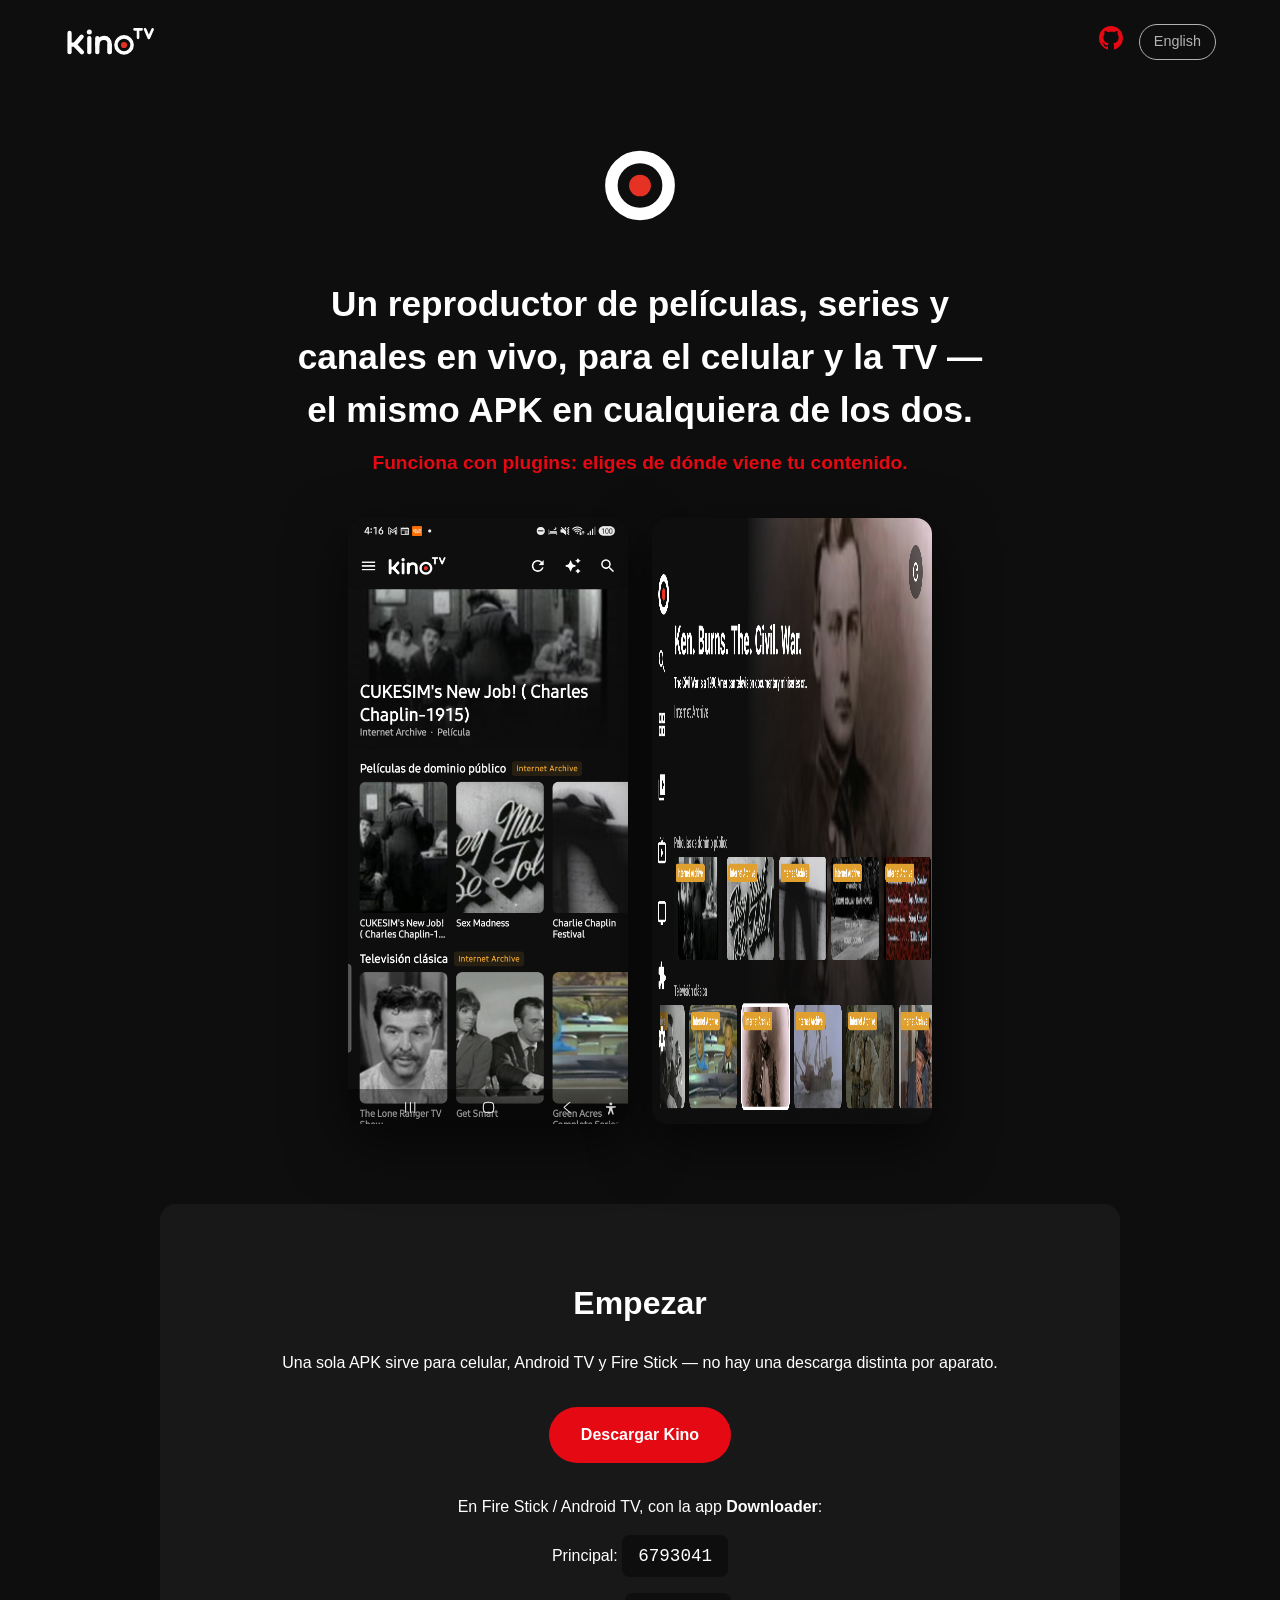
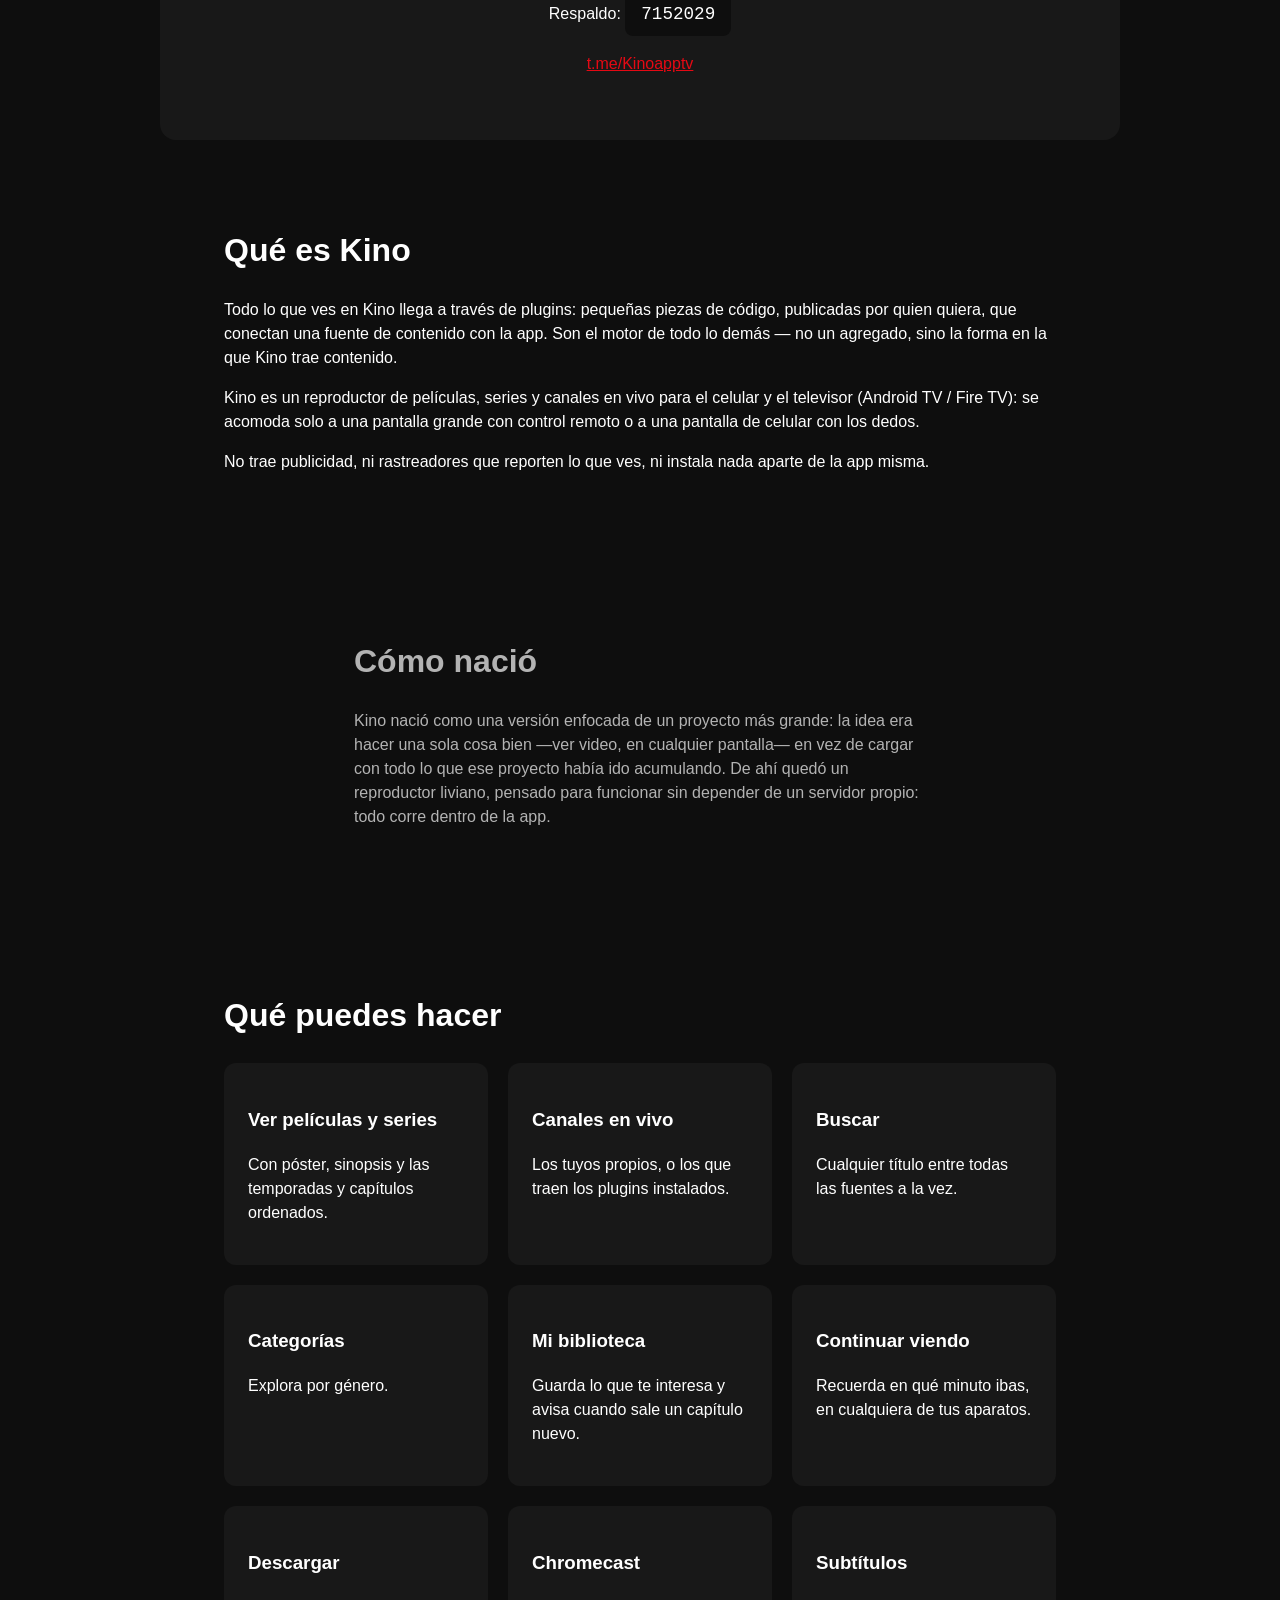
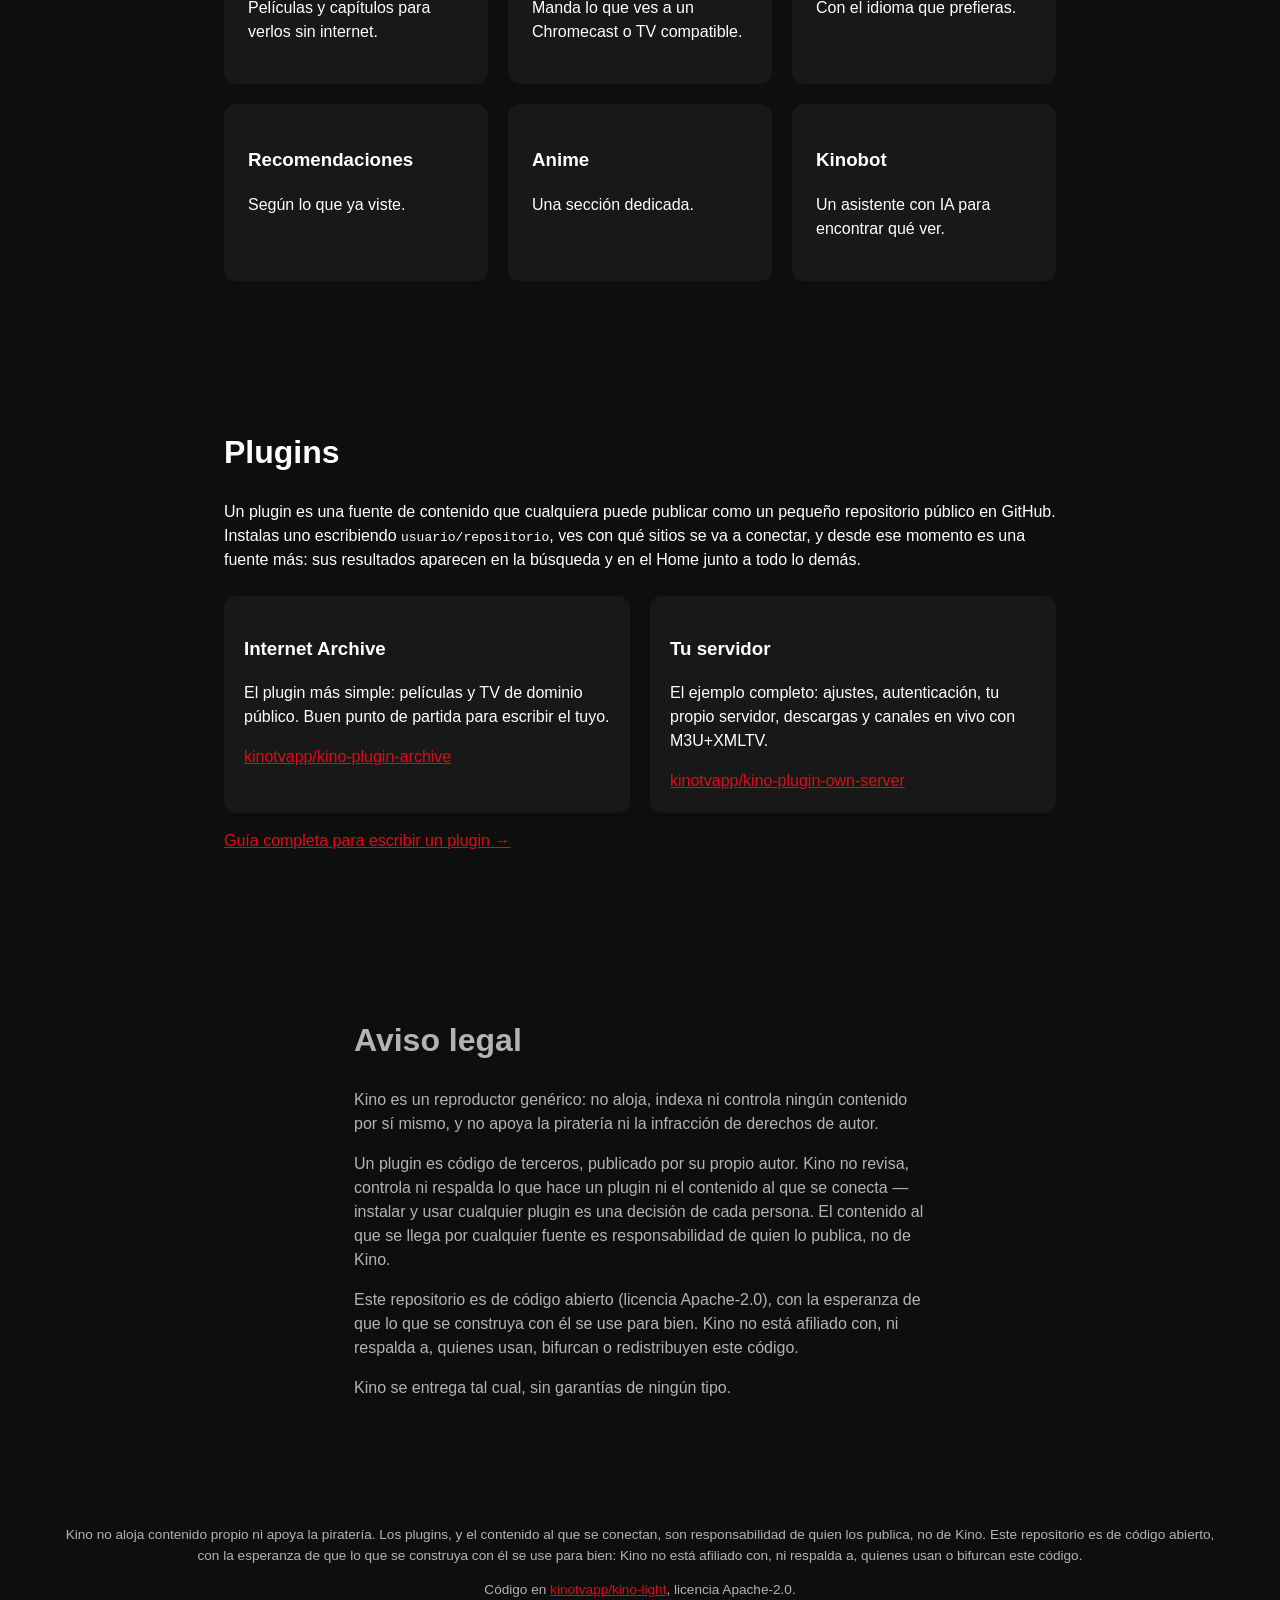
<file: index.html>
<!doctype html>
<html lang="es">
<head>
  <meta charset="utf-8">
  <meta name="viewport" content="width=device-width, initial-scale=1">
  <title>Kino — reproductor de películas, series y canales en vivo</title>
  <meta name="description" content="Kino: un reproductor de películas, series y canales en vivo para celular y TV, con plugins que cualquiera puede publicar.">
  <link rel="icon" href="/favicon.ico" sizes="32x32">
  <link rel="icon" href="assets/favicon-16.png" sizes="16x16" type="image/png">
  <link rel="icon" href="assets/favicon-32.png" sizes="32x32" type="image/png">
  <link rel="icon" href="assets/kino-tv-logo.svg" type="image/svg+xml">
  <link rel="apple-touch-icon" href="/apple-touch-icon.png">
  <meta property="og:type" content="website">
  <meta property="og:url" content="https://kinotvapp.github.io/">
  <meta property="og:title" content="Kino — reproductor de películas, series y canales en vivo">
  <meta property="og:description" content="Kino: un reproductor de películas, series y canales en vivo para celular y TV, con plugins que cualquiera puede publicar.">
  <meta property="og:image" content="https://kinotvapp.github.io/assets/og-image.png">
  <meta property="og:image:width" content="1200">
  <meta property="og:image:height" content="630">
  <meta property="og:locale" content="es_ES">
  <meta name="twitter:card" content="summary_large_image">
  <meta name="twitter:title" content="Kino — reproductor de películas, series y canales en vivo">
  <meta name="twitter:description" content="Kino: un reproductor de películas, series y canales en vivo para celular y TV, con plugins que cualquiera puede publicar.">
  <meta name="twitter:image" content="https://kinotvapp.github.io/assets/og-image.png">
  <link rel="stylesheet" href="styles.css">
</head>
<body>
  <header class="header">
    <img src="assets/kino-tv-logo.svg" alt="Kino">
    <div class="header-links">
      <a class="github-link" href="https://github.com/kinotvapp/kino-light" aria-label="Ver el código en GitHub">
        <svg viewBox="0 0 16 16" aria-hidden="true"><path fill="currentColor" d="M8 0c4.42 0 8 3.58 8 8a8.013 8.013 0 0 1-5.45 7.59c-.4.08-.55-.17-.55-.38 0-.27.01-1.13.01-2.2 0-.75-.25-1.23-.54-1.48 1.78-.2 3.65-.88 3.65-3.95 0-.88-.31-1.59-.82-2.15.08-.2.36-1.02-.08-2.12 0 0-.67-.22-2.2.82-.64-.18-1.32-.27-2-.27-.68 0-1.36.09-2 .27-1.53-1.03-2.2-.82-2.2-.82-.44 1.1-.16 1.92-.08 2.12-.51.56-.82 1.28-.82 2.15 0 3.06 1.86 3.75 3.64 3.95-.23.2-.44.55-.51 1.07-.46.21-1.61.55-2.33-.66-.15-.24-.6-.83-1.23-.82-.67.01-.27.38.01.53.34.19.73.9.82 1.13.16.45.68 1.31 2.69.94 0 .67.01 1.3.01 1.49 0 .21-.15.45-.55.38A7.995 7.995 0 0 1 0 8c0-4.42 3.58-8 8-8Z"></path></svg>
      </a>
      <a class="lang-switch" href="/en/">English</a>
    </div>
  </header>

  <section class="hero">
    <img class="hero-logo" src="assets/kino-tv-banner.svg" alt="Kino">
    <h1 class="hero-tagline">Un reproductor de películas, series y canales en vivo, para el celular y la TV — el mismo APK en cualquiera de los dos.</h1>
    <p class="hero-subtitle">Funciona con plugins: eliges de dónde viene tu contenido.</p>
    <div class="hero-shots">
      <img src="assets/screenshot-phone-home.png" alt="Home de Kino en el celular" loading="lazy">
      <img src="assets/screenshot-tv-home.png" alt="Home de Kino en la TV" loading="lazy">
    </div>
  </section>

  <section class="section cta">
    <h2 class="section-title">Empezar</h2>
    <p>Una sola APK sirve para celular, Android TV y Fire Stick — no hay una descarga distinta por aparato.</p>
    <a class="cta-download" href="https://archive.org/download/kino-app/kino.apk">Descargar Kino</a>
    <p>En Fire Stick / Android TV, con la app <strong>Downloader</strong>:</p>
    <p>Principal: <span class="cta-downloader-code">6793041</span></p>
    <p>Respaldo: <span class="cta-downloader-code">7152029</span></p>
    <p><a href="https://t.me/Kinoapptv">t.me/Kinoapptv</a></p>
  </section>

  <section class="section">
    <h2 class="section-title">Qué es Kino</h2>
    <p>Todo lo que ves en Kino llega a través de plugins: pequeñas piezas de código, publicadas por
    quien quiera, que conectan una fuente de contenido con la app. Son el motor de todo lo demás —
    no un agregado, sino la forma en la que Kino trae contenido.</p>
    <p>Kino es un reproductor de películas, series y canales en vivo para el celular y el televisor (Android TV / Fire TV): se acomoda solo a una pantalla grande con control remoto o a una pantalla de celular con los dedos.</p>
    <p>No trae publicidad, ni rastreadores que reporten lo que ves, ni instala nada aparte de la app misma.</p>
  </section>

  <section class="section origin">
    <h2 class="section-title">Cómo nació</h2>
    <p>Kino nació como una versión enfocada de un proyecto más grande: la idea era hacer una sola cosa
    bien —ver video, en cualquier pantalla— en vez de cargar con todo lo que ese proyecto había ido
    acumulando. De ahí quedó un reproductor liviano, pensado para funcionar sin depender de un
    servidor propio: todo corre dentro de la app.</p>
  </section>

  <section class="section">
    <h2 class="section-title">Qué puedes hacer</h2>
    <div class="feature-grid">
      <div class="feature-card"><h3>Ver películas y series</h3><p>Con póster, sinopsis y las temporadas y capítulos ordenados.</p></div>
      <div class="feature-card"><h3>Canales en vivo</h3><p>Los tuyos propios, o los que traen los plugins instalados.</p></div>
      <div class="feature-card"><h3>Buscar</h3><p>Cualquier título entre todas las fuentes a la vez.</p></div>
      <div class="feature-card"><h3>Categorías</h3><p>Explora por género.</p></div>
      <div class="feature-card"><h3>Mi biblioteca</h3><p>Guarda lo que te interesa y avisa cuando sale un capítulo nuevo.</p></div>
      <div class="feature-card"><h3>Continuar viendo</h3><p>Recuerda en qué minuto ibas, en cualquiera de tus aparatos.</p></div>
      <div class="feature-card"><h3>Descargar</h3><p>Películas y capítulos para verlos sin internet.</p></div>
      <div class="feature-card"><h3>Chromecast</h3><p>Manda lo que ves a un Chromecast o TV compatible.</p></div>
      <div class="feature-card"><h3>Subtítulos</h3><p>Con el idioma que prefieras.</p></div>
      <div class="feature-card"><h3>Recomendaciones</h3><p>Según lo que ya viste.</p></div>
      <div class="feature-card"><h3>Anime</h3><p>Una sección dedicada.</p></div>
      <div class="feature-card"><h3>Kinobot</h3><p>Un asistente con IA para encontrar qué ver.</p></div>
    </div>
  </section>

  <section class="section">
    <h2 class="section-title">Plugins</h2>
    <p>Un plugin es una fuente de contenido que cualquiera puede publicar como un pequeño repositorio
    público en GitHub. Instalas uno escribiendo <code>usuario/repositorio</code>, ves con qué sitios
    se va a conectar, y desde ese momento es una fuente más: sus resultados aparecen en la búsqueda y
    en el Home junto a todo lo demás.</p>
    <div class="plugins-examples">
      <div class="plugin-example-card">
        <h3>Internet Archive</h3>
        <p>El plugin más simple: películas y TV de dominio público. Buen punto de partida para escribir el tuyo.</p>
        <a href="https://github.com/kinotvapp/kino-plugin-archive">kinotvapp/kino-plugin-archive</a>
      </div>
      <div class="plugin-example-card">
        <h3>Tu servidor</h3>
        <p>El ejemplo completo: ajustes, autenticación, tu propio servidor, descargas y canales en vivo con M3U+XMLTV.</p>
        <a href="https://github.com/kinotvapp/kino-plugin-own-server">kinotvapp/kino-plugin-own-server</a>
      </div>
    </div>
    <p><a href="https://kinotvapp.github.io/kino-plugins/">Guía completa para escribir un plugin →</a></p>
  </section>

  <section class="section legal">
    <h2 class="section-title">Aviso legal</h2>
    <p>Kino es un reproductor genérico: no aloja, indexa ni controla ningún contenido por sí mismo, y
    no apoya la piratería ni la infracción de derechos de autor.</p>
    <p>Un plugin es código de terceros, publicado por su propio autor. Kino no revisa, controla ni
    respalda lo que hace un plugin ni el contenido al que se conecta — instalar y usar cualquier
    plugin es una decisión de cada persona. El contenido al que se llega por cualquier fuente es
    responsabilidad de quien lo publica, no de Kino.</p>
    <p>Este repositorio es de código abierto (licencia Apache-2.0), con la esperanza de que lo que se
    construya con él se use para bien. Kino no está afiliado con, ni respalda a, quienes usan,
    bifurcan o redistribuyen este código.</p>
    <p>Kino se entrega tal cual, sin garantías de ningún tipo.</p>
  </section>

  <footer class="footer">
    <p>Kino no aloja contenido propio ni apoya la piratería. Los plugins, y el contenido al que se
    conectan, son responsabilidad de quien los publica, no de Kino. Este repositorio es de código
    abierto, con la esperanza de que lo que se construya con él se use para bien: Kino no está
    afiliado con, ni respalda a, quienes usan o bifurcan este código.</p>
    <p>Código en <a href="https://github.com/kinotvapp/kino-light">kinotvapp/kino-light</a>, licencia Apache-2.0.</p>
  </footer>
</body>
</html>
</file>
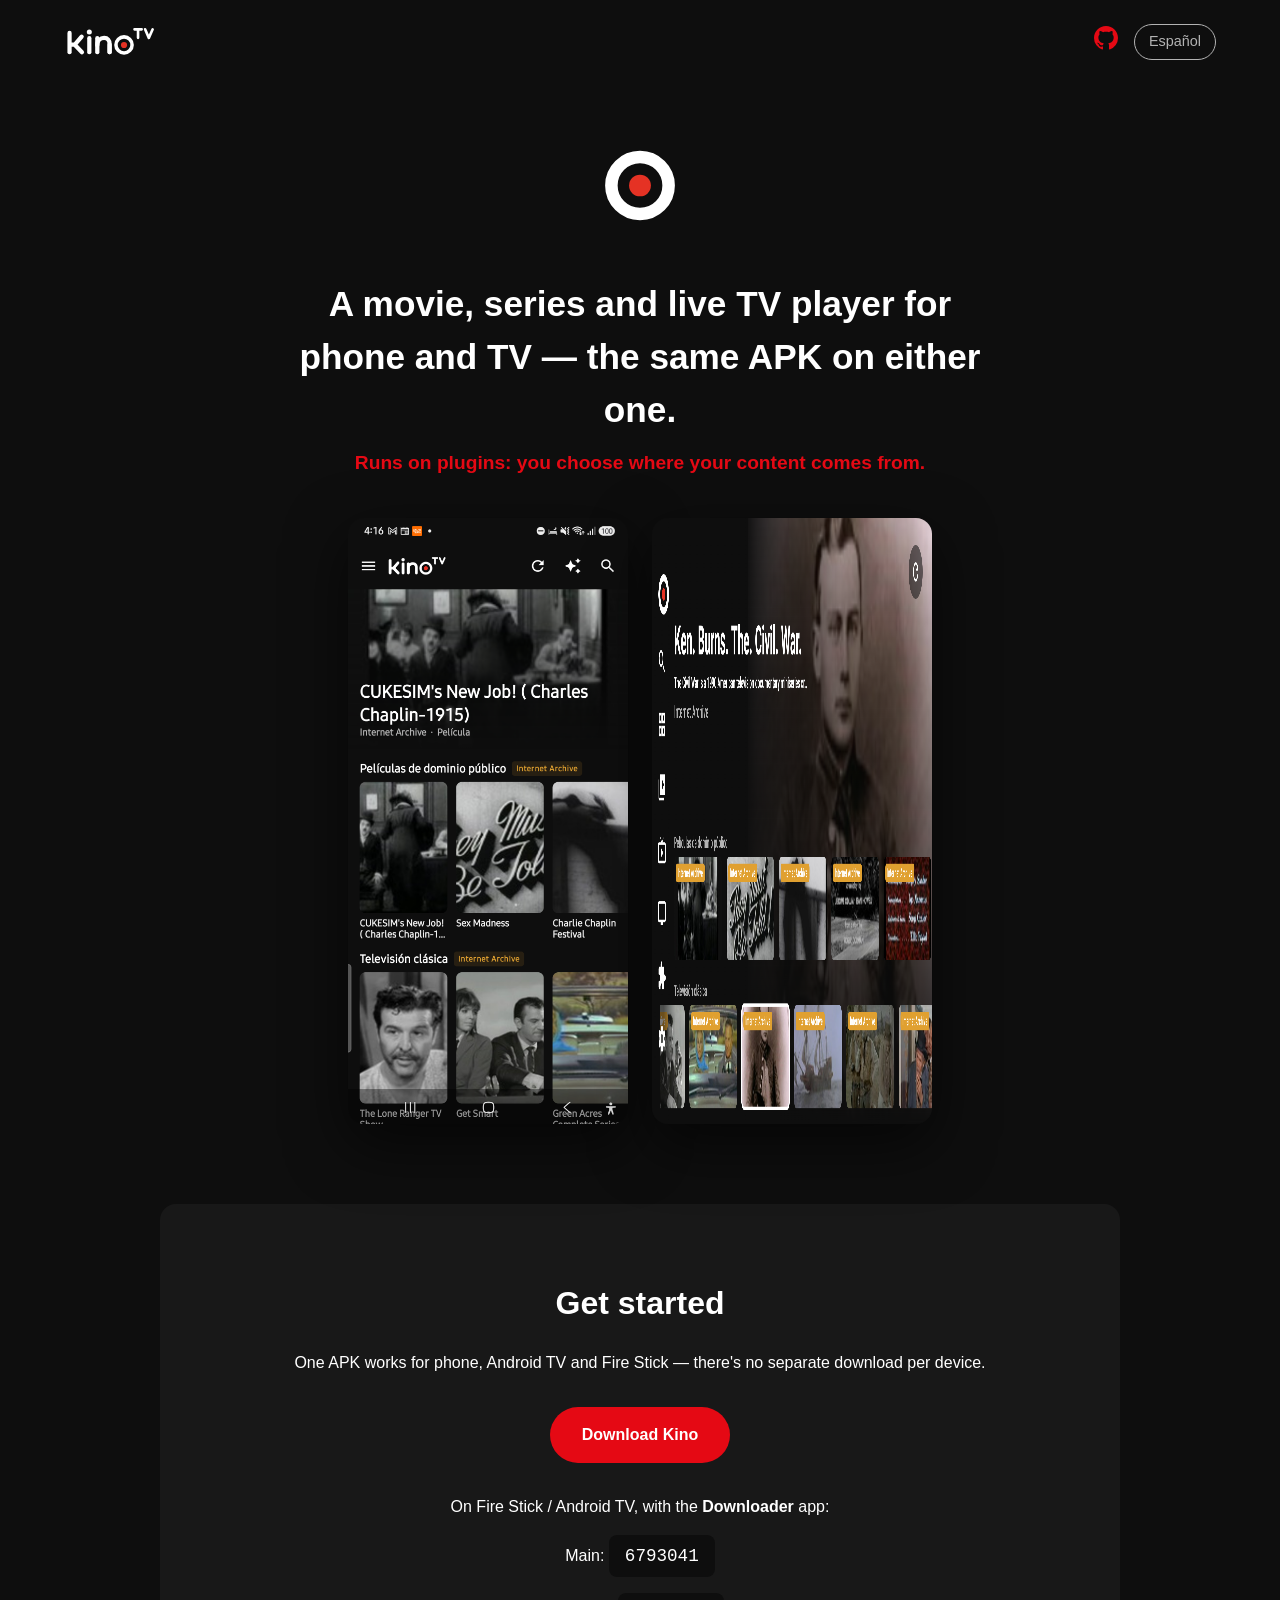
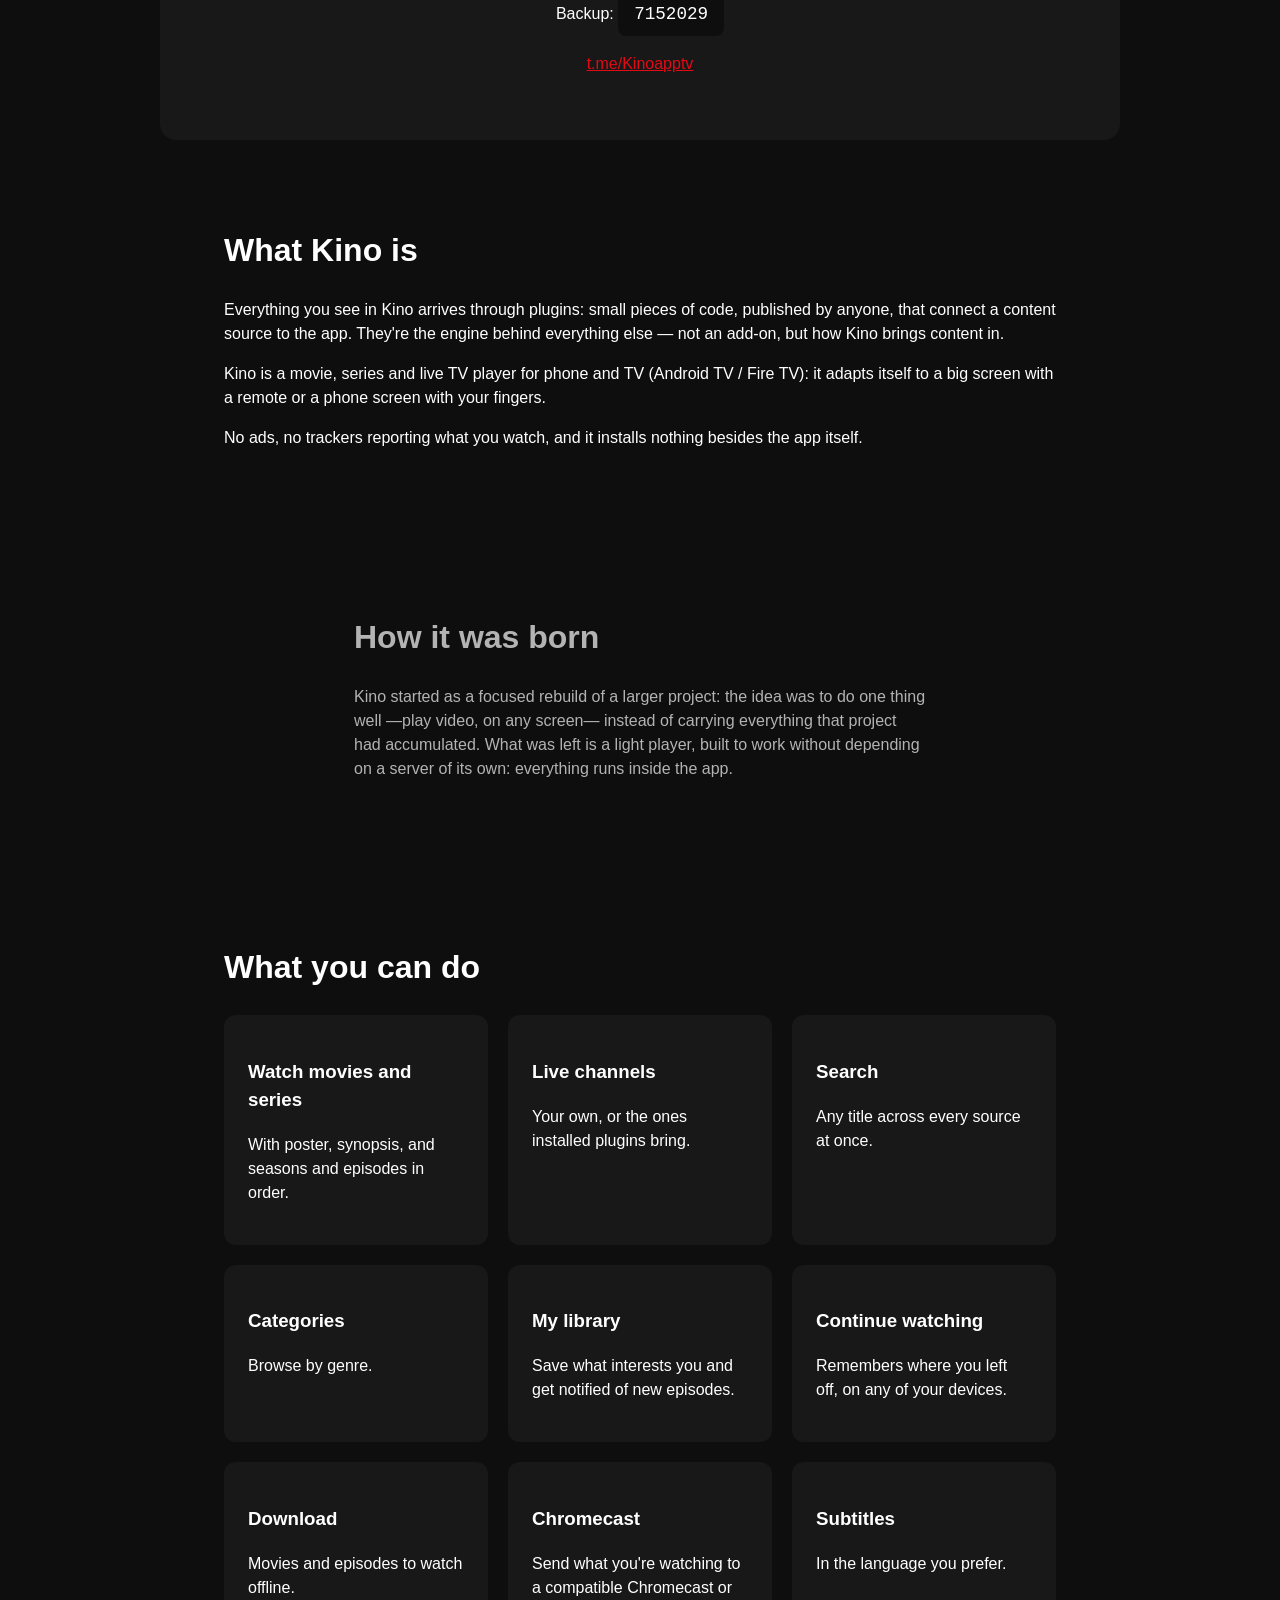
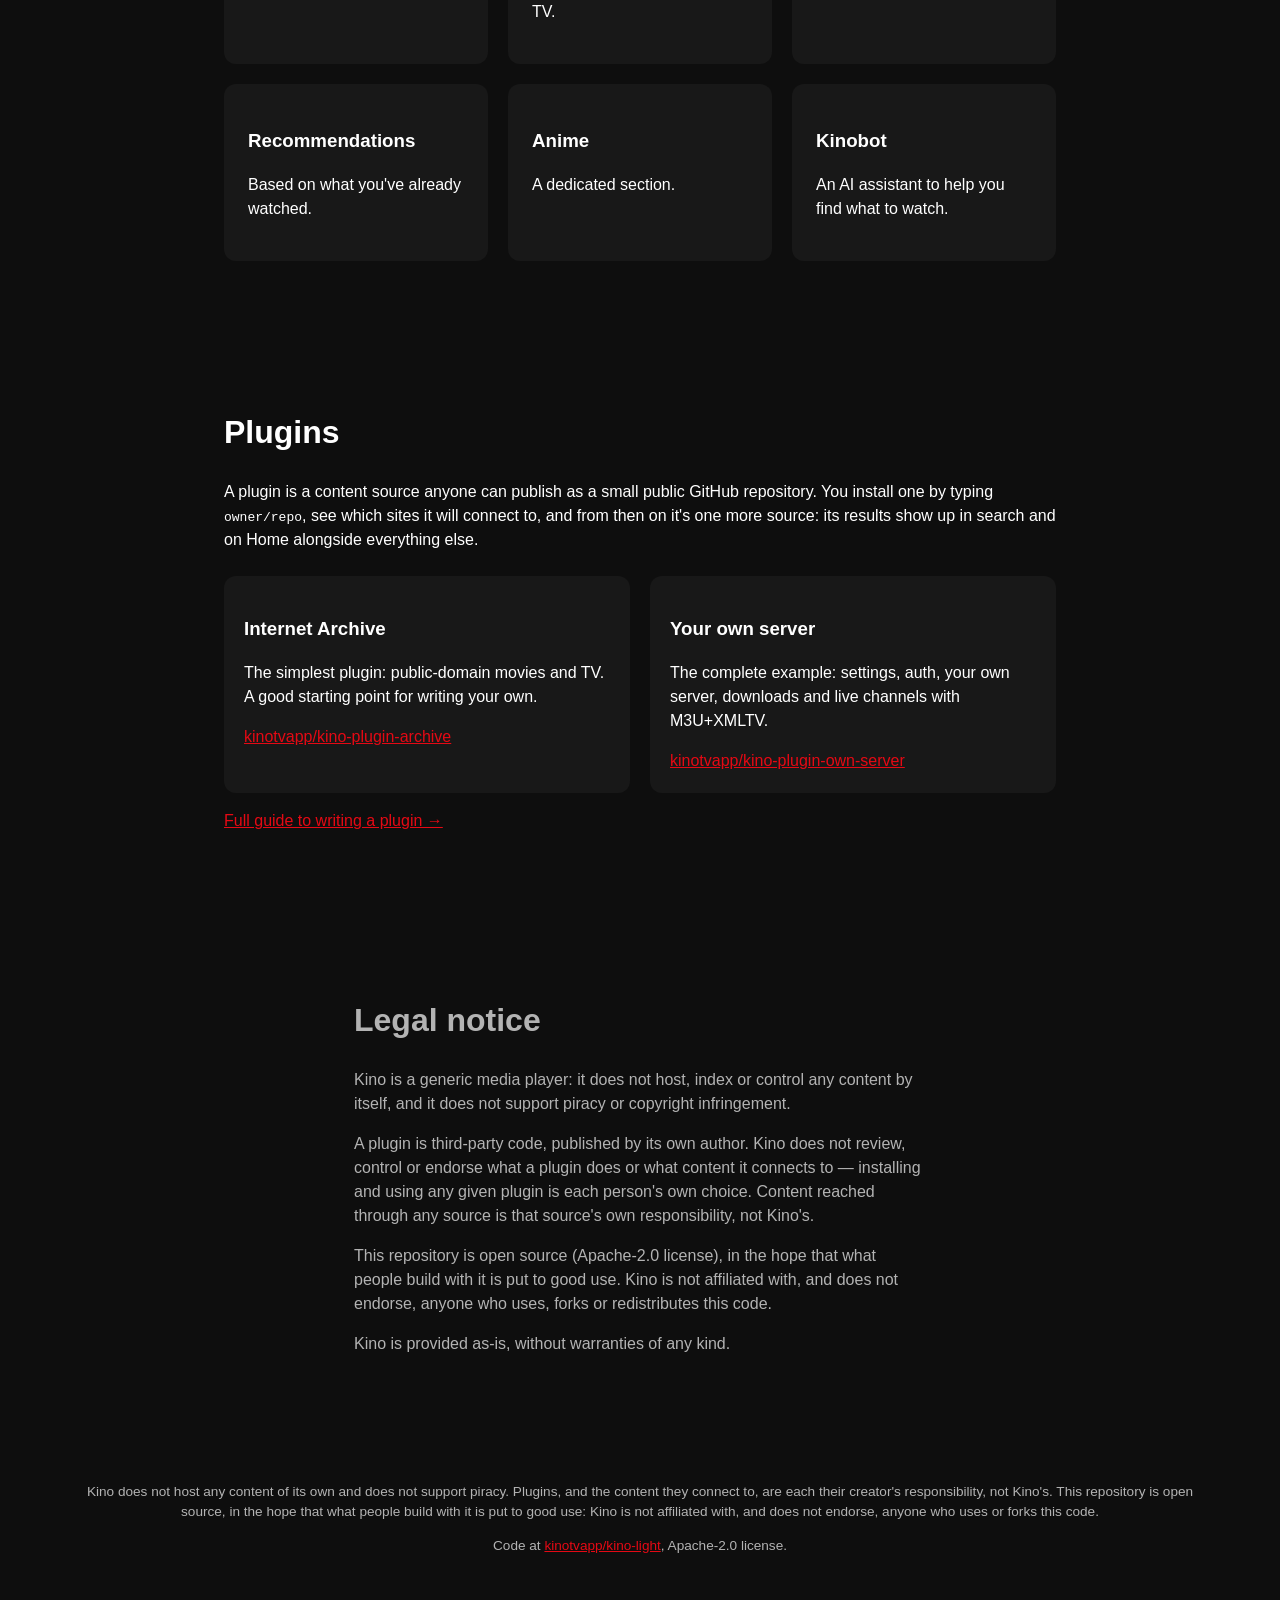
<file: en/index.html>
<!doctype html>
<html lang="en">
<head>
  <meta charset="utf-8">
  <meta name="viewport" content="width=device-width, initial-scale=1">
  <title>Kino — a movie, series and live TV player</title>
  <meta name="description" content="Kino: a movie, series and live TV player for phone and TV, with plugins anyone can publish.">
  <link rel="icon" href="/favicon.ico" sizes="32x32">
  <link rel="icon" href="../assets/favicon-16.png" sizes="16x16" type="image/png">
  <link rel="icon" href="../assets/favicon-32.png" sizes="32x32" type="image/png">
  <link rel="icon" href="../assets/kino-tv-logo.svg" type="image/svg+xml">
  <link rel="apple-touch-icon" href="/apple-touch-icon.png">
  <meta property="og:type" content="website">
  <meta property="og:url" content="https://kinotvapp.github.io/en/">
  <meta property="og:title" content="Kino — a movie, series and live TV player">
  <meta property="og:description" content="Kino: a movie, series and live TV player for phone and TV, with plugins anyone can publish.">
  <meta property="og:image" content="https://kinotvapp.github.io/assets/og-image.png">
  <meta property="og:image:width" content="1200">
  <meta property="og:image:height" content="630">
  <meta property="og:locale" content="en_US">
  <meta name="twitter:card" content="summary_large_image">
  <meta name="twitter:title" content="Kino — a movie, series and live TV player">
  <meta name="twitter:description" content="Kino: a movie, series and live TV player for phone and TV, with plugins anyone can publish.">
  <meta name="twitter:image" content="https://kinotvapp.github.io/assets/og-image.png">
  <link rel="stylesheet" href="../styles.css">
</head>
<body>
  <header class="header">
    <img src="../assets/kino-tv-logo.svg" alt="Kino">
    <div class="header-links">
      <a class="github-link" href="https://github.com/kinotvapp/kino-light" aria-label="View source on GitHub">
        <svg viewBox="0 0 16 16" aria-hidden="true"><path fill="currentColor" d="M8 0c4.42 0 8 3.58 8 8a8.013 8.013 0 0 1-5.45 7.59c-.4.08-.55-.17-.55-.38 0-.27.01-1.13.01-2.2 0-.75-.25-1.23-.54-1.48 1.78-.2 3.65-.88 3.65-3.95 0-.88-.31-1.59-.82-2.15.08-.2.36-1.02-.08-2.12 0 0-.67-.22-2.2.82-.64-.18-1.32-.27-2-.27-.68 0-1.36.09-2 .27-1.53-1.03-2.2-.82-2.2-.82-.44 1.1-.16 1.92-.08 2.12-.51.56-.82 1.28-.82 2.15 0 3.06 1.86 3.75 3.64 3.95-.23.2-.44.55-.51 1.07-.46.21-1.61.55-2.33-.66-.15-.24-.6-.83-1.23-.82-.67.01-.27.38.01.53.34.19.73.9.82 1.13.16.45.68 1.31 2.69.94 0 .67.01 1.3.01 1.49 0 .21-.15.45-.55.38A7.995 7.995 0 0 1 0 8c0-4.42 3.58-8 8-8Z"></path></svg>
      </a>
      <a class="lang-switch" href="/">Español</a>
    </div>
  </header>

  <section class="hero">
    <img class="hero-logo" src="../assets/kino-tv-banner.svg" alt="Kino">
    <h1 class="hero-tagline">A movie, series and live TV player for phone and TV — the same APK on either one.</h1>
    <p class="hero-subtitle">Runs on plugins: you choose where your content comes from.</p>
    <div class="hero-shots">
      <img src="../assets/screenshot-phone-home.png" alt="Kino's Home on the phone" loading="lazy">
      <img src="../assets/screenshot-tv-home.png" alt="Kino's Home on TV" loading="lazy">
    </div>
  </section>

  <section class="section cta">
    <h2 class="section-title">Get started</h2>
    <p>One APK works for phone, Android TV and Fire Stick — there's no separate download per device.</p>
    <a class="cta-download" href="https://archive.org/download/kino-app/kino.apk">Download Kino</a>
    <p>On Fire Stick / Android TV, with the <strong>Downloader</strong> app:</p>
    <p>Main: <span class="cta-downloader-code">6793041</span></p>
    <p>Backup: <span class="cta-downloader-code">7152029</span></p>
    <p><a href="https://t.me/Kinoapptv">t.me/Kinoapptv</a></p>
  </section>

  <section class="section">
    <h2 class="section-title">What Kino is</h2>
    <p>Everything you see in Kino arrives through plugins: small pieces of code, published by
    anyone, that connect a content source to the app. They're the engine behind everything else —
    not an add-on, but how Kino brings content in.</p>
    <p>Kino is a movie, series and live TV player for phone and TV (Android TV / Fire TV): it adapts itself to a big screen with a
    remote or a phone screen with your fingers.</p>
    <p>No ads, no trackers reporting what you watch, and it installs nothing besides the app itself.</p>
  </section>

  <section class="section origin">
    <h2 class="section-title">How it was born</h2>
    <p>Kino started as a focused rebuild of a larger project: the idea was to do one thing well —play
    video, on any screen— instead of carrying everything that project had accumulated. What was left
    is a light player, built to work without depending on a server of its own: everything runs inside
    the app.</p>
  </section>

  <section class="section">
    <h2 class="section-title">What you can do</h2>
    <div class="feature-grid">
      <div class="feature-card"><h3>Watch movies and series</h3><p>With poster, synopsis, and seasons and episodes in order.</p></div>
      <div class="feature-card"><h3>Live channels</h3><p>Your own, or the ones installed plugins bring.</p></div>
      <div class="feature-card"><h3>Search</h3><p>Any title across every source at once.</p></div>
      <div class="feature-card"><h3>Categories</h3><p>Browse by genre.</p></div>
      <div class="feature-card"><h3>My library</h3><p>Save what interests you and get notified of new episodes.</p></div>
      <div class="feature-card"><h3>Continue watching</h3><p>Remembers where you left off, on any of your devices.</p></div>
      <div class="feature-card"><h3>Download</h3><p>Movies and episodes to watch offline.</p></div>
      <div class="feature-card"><h3>Chromecast</h3><p>Send what you're watching to a compatible Chromecast or TV.</p></div>
      <div class="feature-card"><h3>Subtitles</h3><p>In the language you prefer.</p></div>
      <div class="feature-card"><h3>Recommendations</h3><p>Based on what you've already watched.</p></div>
      <div class="feature-card"><h3>Anime</h3><p>A dedicated section.</p></div>
      <div class="feature-card"><h3>Kinobot</h3><p>An AI assistant to help you find what to watch.</p></div>
    </div>
  </section>

  <section class="section">
    <h2 class="section-title">Plugins</h2>
    <p>A plugin is a content source anyone can publish as a small public GitHub repository. You
    install one by typing <code>owner/repo</code>, see which sites it will connect to, and from then
    on it's one more source: its results show up in search and on Home alongside everything else.</p>
    <div class="plugins-examples">
      <div class="plugin-example-card">
        <h3>Internet Archive</h3>
        <p>The simplest plugin: public-domain movies and TV. A good starting point for writing your own.</p>
        <a href="https://github.com/kinotvapp/kino-plugin-archive">kinotvapp/kino-plugin-archive</a>
      </div>
      <div class="plugin-example-card">
        <h3>Your own server</h3>
        <p>The complete example: settings, auth, your own server, downloads and live channels with M3U+XMLTV.</p>
        <a href="https://github.com/kinotvapp/kino-plugin-own-server">kinotvapp/kino-plugin-own-server</a>
      </div>
    </div>
    <p><a href="https://kinotvapp.github.io/kino-plugins/en/">Full guide to writing a plugin →</a></p>
  </section>

  <section class="section legal">
    <h2 class="section-title">Legal notice</h2>
    <p>Kino is a generic media player: it does not host, index or control any content by itself, and
    it does not support piracy or copyright infringement.</p>
    <p>A plugin is third-party code, published by its own author. Kino does not review, control or
    endorse what a plugin does or what content it connects to — installing and using any given
    plugin is each person's own choice. Content reached through any source is that source's own
    responsibility, not Kino's.</p>
    <p>This repository is open source (Apache-2.0 license), in the hope that what people build with
    it is put to good use. Kino is not affiliated with, and does not endorse, anyone who uses, forks
    or redistributes this code.</p>
    <p>Kino is provided as-is, without warranties of any kind.</p>
  </section>

  <footer class="footer">
    <p>Kino does not host any content of its own and does not support piracy. Plugins, and the
    content they connect to, are each their creator's responsibility, not Kino's. This repository is
    open source, in the hope that what people build with it is put to good use: Kino is not
    affiliated with, and does not endorse, anyone who uses or forks this code.</p>
    <p>Code at <a href="https://github.com/kinotvapp/kino-light">kinotvapp/kino-light</a>, Apache-2.0 license.</p>
  </footer>
</body>
</html>
</file>
<file: styles.css>
:root {
  --kino-red: #E50914;
  --kino-black: #0E0E0E;
  --kino-surface: #181818;
  --kino-text-secondary: #B3B3B3;
  --kino-text: #FFFFFF;
}

* { box-sizing: border-box; }

body {
  margin: 0;
  background: var(--kino-black);
  color: var(--kino-text);
  font-family: -apple-system, "Segoe UI", Roboto, "Helvetica Neue", Arial, sans-serif;
  line-height: 1.5;
}

a { color: var(--kino-red); }

.header {
  display: flex;
  justify-content: space-between;
  align-items: center;
  padding: 24px 5vw;
}

.header img { height: 32px; }

.lang-switch {
  font-size: 0.9rem;
  color: var(--kino-text-secondary);
  text-decoration: none;
  border: 1px solid var(--kino-text-secondary);
  border-radius: 999px;
  padding: 6px 14px;
}

.header-links {
  display: flex;
  align-items: center;
  gap: 16px;
}

.github-link svg {
  width: 24px;
  height: 24px;
  fill: var(--kino-text-secondary);
}

.github-link:hover svg { fill: var(--kino-text); }

.hero {
  text-align: center;
  padding: 40px 5vw 80px;
}

.hero-logo { width: 220px; max-width: 60vw; margin-bottom: 24px; }

.hero-tagline {
  font-size: clamp(1.4rem, 4vw, 2.2rem);
  font-weight: 700;
  max-width: 700px;
  margin: 0 auto 12px;
}

.hero-subtitle {
  font-size: clamp(1rem, 2.5vw, 1.2rem);
  color: var(--kino-red);
  font-weight: 600;
  max-width: 600px;
  margin: 0 auto 40px;
}

.hero-shots {
  display: flex;
  justify-content: center;
  gap: 24px;
  flex-wrap: wrap;
}

.hero-shots img {
  max-width: 280px;
  width: 100%;
  border-radius: 16px;
  box-shadow: 0 20px 60px rgba(0, 0, 0, 0.6);
}

.section { padding: 60px 5vw; max-width: 960px; margin: 0 auto; }

.section-title {
  font-size: clamp(1.4rem, 3vw, 2rem);
  font-weight: 700;
  margin-bottom: 24px;
}

.feature-grid {
  display: grid;
  grid-template-columns: repeat(auto-fit, minmax(220px, 1fr));
  gap: 20px;
}

.feature-card {
  background: var(--kino-surface);
  border-radius: 12px;
  padding: 24px;
}

.feature-card svg { width: 28px; height: 28px; fill: var(--kino-red); margin-bottom: 12px; }

.origin, .legal { color: var(--kino-text-secondary); max-width: 700px; }

.legal p { margin-bottom: 12px; }

.plugins-examples {
  display: flex;
  gap: 20px;
  flex-wrap: wrap;
  margin-top: 24px;
}

.plugin-example-card {
  background: var(--kino-surface);
  border-radius: 12px;
  padding: 20px;
  flex: 1 1 260px;
}

.cta {
  text-align: center;
  background: var(--kino-surface);
  border-radius: 16px;
  padding: 48px 5vw;
}

.cta-download {
  display: inline-block;
  background: var(--kino-red);
  color: var(--kino-text);
  text-decoration: none;
  font-weight: 700;
  padding: 16px 32px;
  border-radius: 999px;
  margin: 16px 0;
}

.cta-downloader-code {
  font-family: ui-monospace, monospace;
  font-size: 1.1rem;
  background: var(--kino-black);
  display: inline-block;
  padding: 8px 16px;
  border-radius: 8px;
}

.footer {
  text-align: center;
  padding: 40px 5vw;
  color: var(--kino-text-secondary);
  font-size: 0.85rem;
}

@media (max-width: 480px) {
  .hero-shots img { max-width: 220px; }
}
</file>
